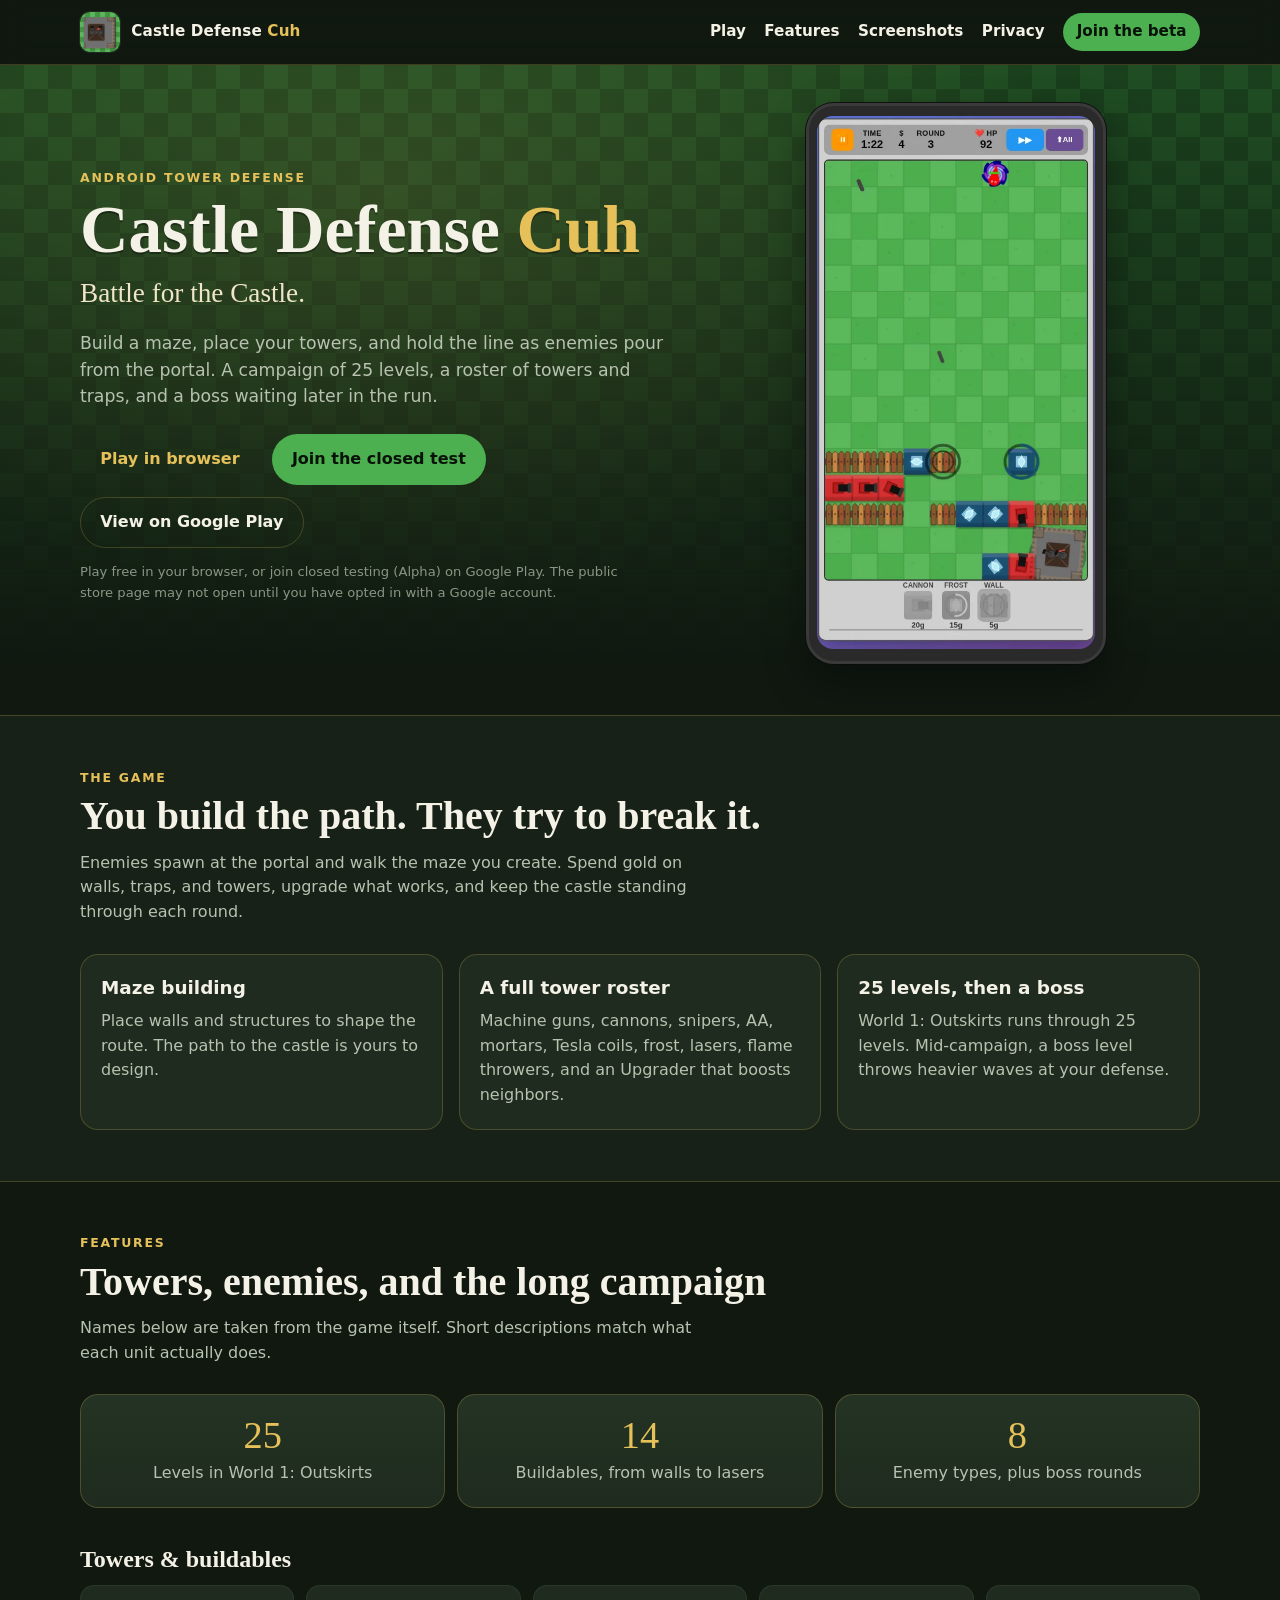
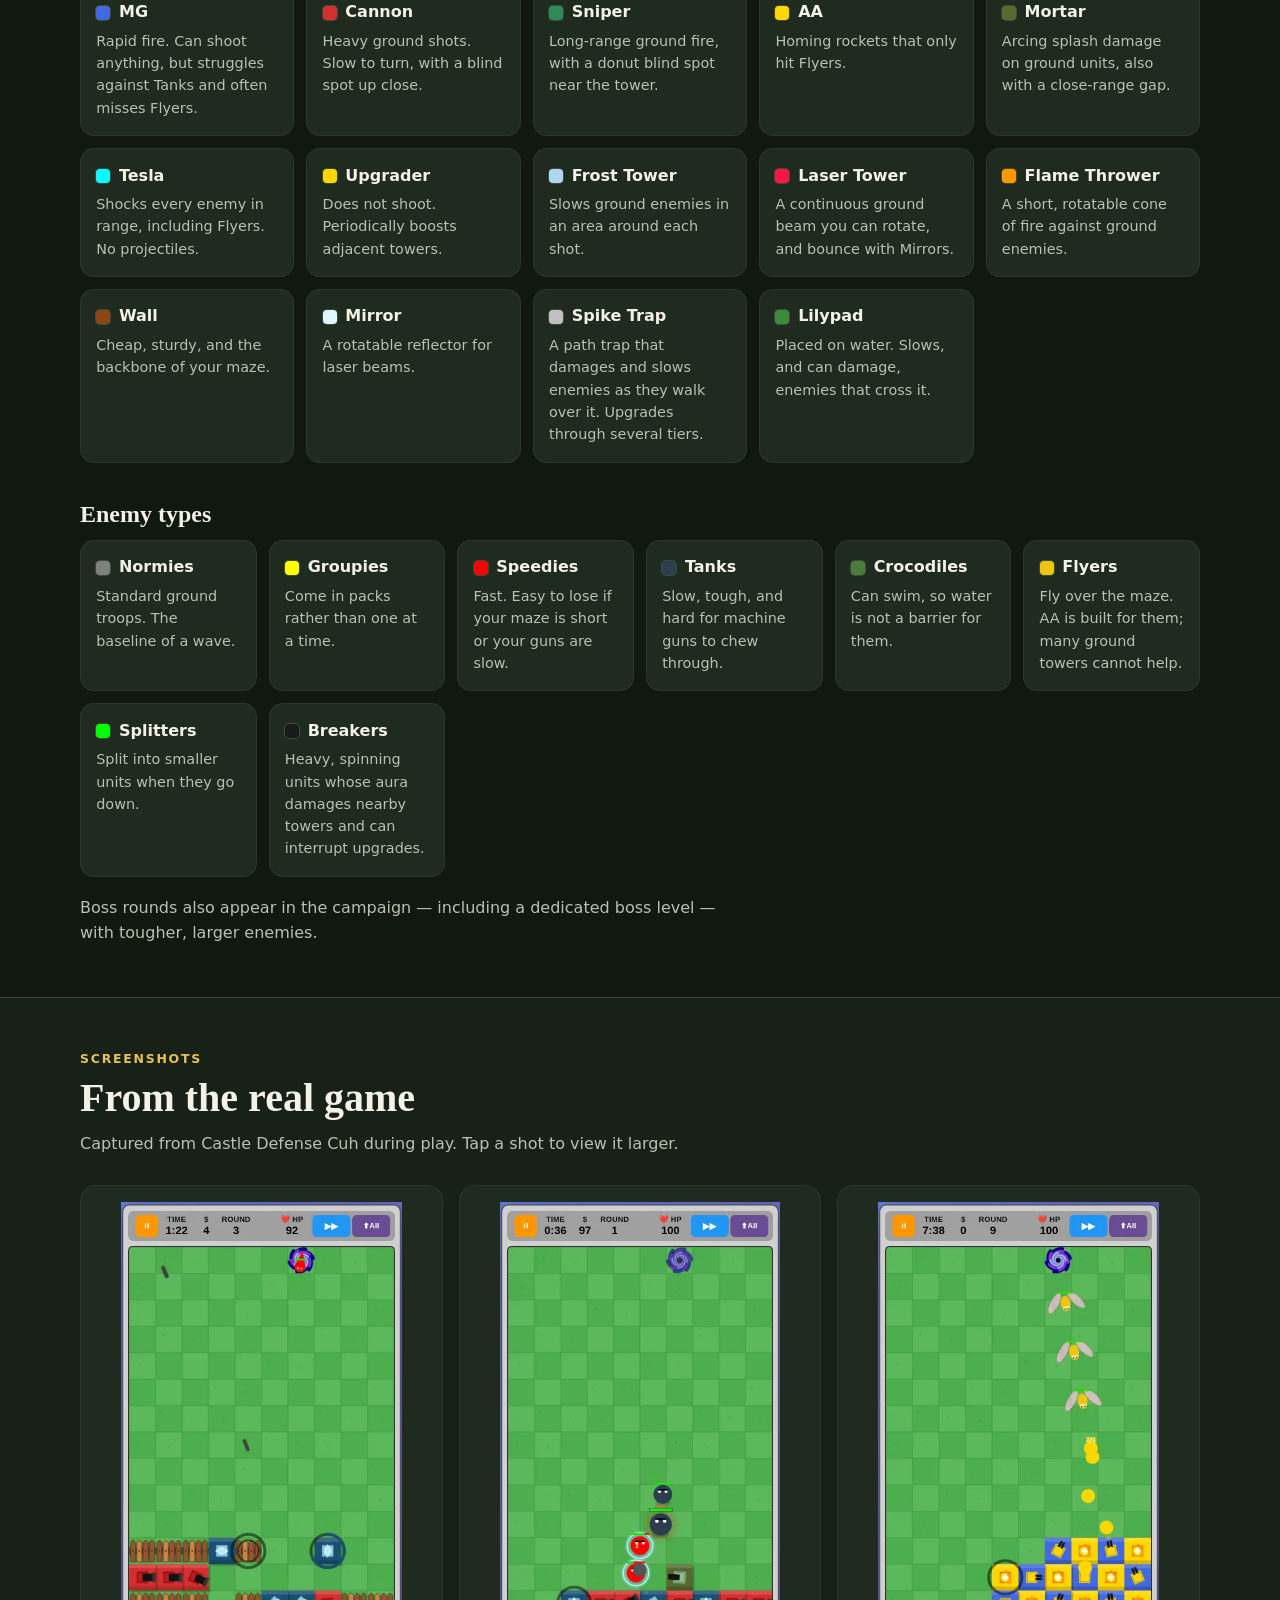
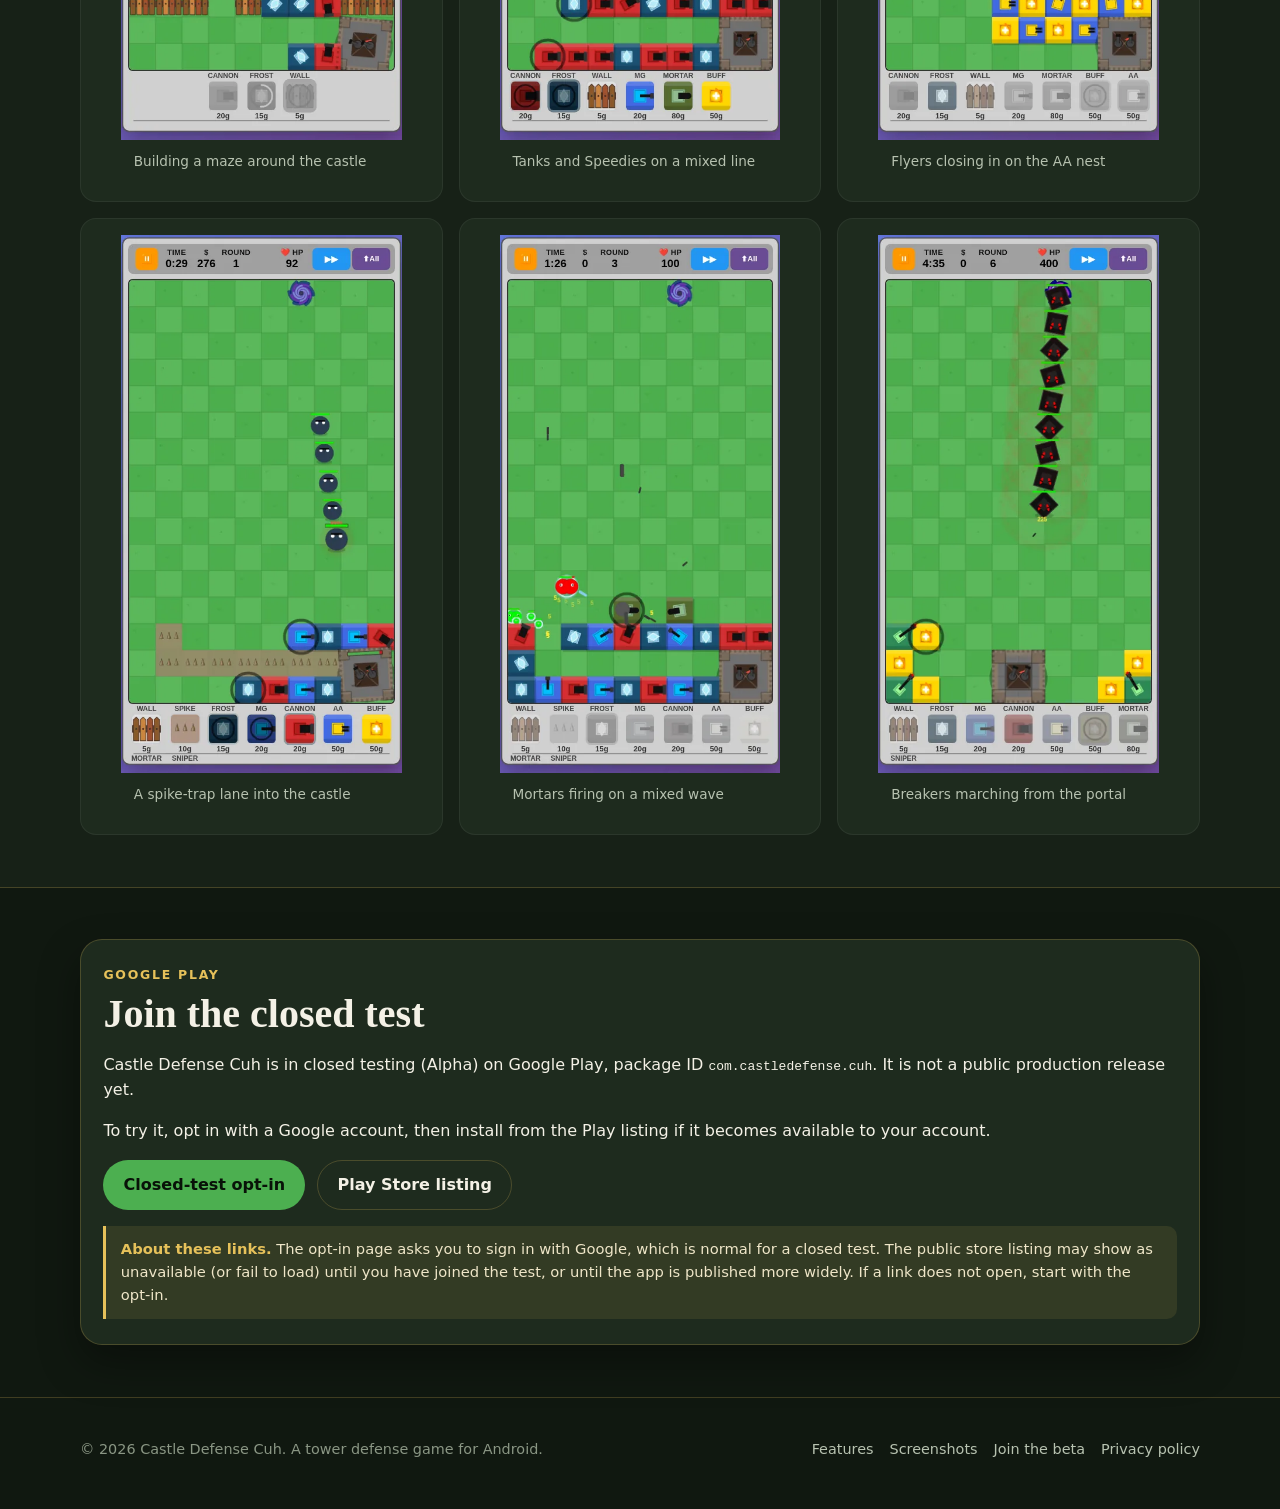
<file: about/index.html>
<!DOCTYPE html>
<html lang="en">
<head>
  <base href="../">
  <meta charset="utf-8">
  <meta name="viewport" content="width=device-width, initial-scale=1">
  <title>Castle Defense Cuh — Battle for the Castle</title>
  <meta name="description" content="Castle Defense Cuh is a maze-building tower defense game for Android. Build walls, place towers, and hold the castle across 25 levels. Closed testing is open on Google Play.">
  <meta name="theme-color" content="#101810">
  <link rel="icon" href="favicon.ico" sizes="any">
  <link rel="icon" type="image/png" sizes="32x32" href="favicon-32.png">
  <link rel="apple-touch-icon" href="apple-touch-icon.png">
  <meta property="og:title" content="Castle Defense Cuh">
  <meta property="og:description" content="Battle for the Castle. A maze-building tower defense game for Android, now in closed testing.">
  <meta property="og:image" content="logo.png">
  <meta property="og:type" content="website">
  <link rel="stylesheet" href="style.css">
</head>
<body>
  <a class="skip" href="about/#main">Skip to content</a>
  <header class="site-header">
    <div class="wrap header-inner">
      <a class="brand" href="about/">
        <img src="logo.png" width="40" height="40" alt="">
        <span class="brand-name">Castle Defense <span>Cuh</span></span>
      </a>
      <input type="checkbox" id="nav-toggle" class="nav-toggle" hidden>
      <label for="nav-toggle" class="nav-toggle-btn" aria-label="Menu">Menu</label>
      <nav class="nav" aria-label="Primary">
        <a href="play/">Play</a>
        <a href="about/#features">Features</a>
        <a href="about/#screenshots">Screenshots</a>
        <a href="privacy.html">Privacy</a>
        <a class="nav-cta" href="about/#beta">Join the beta</a>
      </nav>
    </div>
  </header>

  <main id="main">
    <section class="hero">
      <div class="wrap hero-grid">
        <div>
          <p class="eyebrow">Android tower defense</p>
          <h1>Castle Defense <em>Cuh</em></h1>
          <p class="tagline">Battle for the Castle.</p>
          <p class="lede">Build a maze, place your towers, and hold the line as enemies pour from the portal. A campaign of 25 levels, a roster of towers and traps, and a boss waiting later in the run.</p>
          <div class="cta-row">
            <a class="btn btn-play" href="play/">Play in browser</a>
            <a class="btn btn-primary" href="https://play.google.com/apps/testing/com.castledefense.cuh">Join the closed test</a>
            <a class="btn btn-ghost" href="https://play.google.com/store/apps/details?id=com.castledefense.cuh">View on Google Play</a>
          </div>
          <p class="fine-print">Play free in your browser, or join closed testing (Alpha) on Google Play. The public store page may not open until you have opted in with a Google account.</p>
        </div>
        <div class="phone" aria-hidden="false">
          <img src="01-maze.webp" alt="A game of Castle Defense Cuh: walls and towers form a maze around the castle as a countdown ticks." width="480" height="920">
        </div>
      </div>
    </section>

    <section class="pitch" id="about">
      <div class="wrap">
        <p class="section-kicker">The game</p>
        <h2>You build the path. They try to break it.</h2>
        <p class="section-intro">Enemies spawn at the portal and walk the maze you create. Spend gold on walls, traps, and towers, upgrade what works, and keep the castle standing through each round.</p>
        <div class="pitch-grid">
          <article class="pitch-card">
            <h3>Maze building</h3>
            <p>Place walls and structures to shape the route. The path to the castle is yours to design.</p>
          </article>
          <article class="pitch-card">
            <h3>A full tower roster</h3>
            <p>Machine guns, cannons, snipers, AA, mortars, Tesla coils, frost, lasers, flame throwers, and an Upgrader that boosts neighbors.</p>
          </article>
          <article class="pitch-card">
            <h3>25 levels, then a boss</h3>
            <p>World 1: Outskirts runs through 25 levels. Mid-campaign, a boss level throws heavier waves at your defense.</p>
          </article>
        </div>
      </div>
    </section>

    <section id="features">
      <div class="wrap">
        <p class="section-kicker">Features</p>
        <h2>Towers, enemies, and the long campaign</h2>
        <p class="section-intro">Names below are taken from the game itself. Short descriptions match what each unit actually does.</p>

        <div class="highlight-row">
          <div class="highlight"><span class="num">25</span><p>Levels in World 1: Outskirts</p></div>
          <div class="highlight"><span class="num">14</span><p>Buildables, from walls to lasers</p></div>
          <div class="highlight"><span class="num">8</span><p>Enemy types, plus boss rounds</p></div>
        </div>

        <div class="feature-block">
          <h2 style="font-size:1.5rem;margin-top:2.4rem;">Towers &amp; buildables</h2>
          <div class="card-grid towers">
            <article class="card"><h3><span class="swatch" style="background:#4169E1"></span>MG</h3><p>Rapid fire. Can shoot anything, but struggles against Tanks and often misses Flyers.</p></article>
            <article class="card"><h3><span class="swatch" style="background:#D32F2F"></span>Cannon</h3><p>Heavy ground shots. Slow to turn, with a blind spot up close.</p></article>
            <article class="card"><h3><span class="swatch" style="background:#2E8B57"></span>Sniper</h3><p>Long-range ground fire, with a donut blind spot near the tower.</p></article>
            <article class="card"><h3><span class="swatch" style="background:#FFD700"></span>AA</h3><p>Homing rockets that only hit Flyers.</p></article>
            <article class="card"><h3><span class="swatch" style="background:#556B2F"></span>Mortar</h3><p>Arcing splash damage on ground units, also with a close-range gap.</p></article>
            <article class="card"><h3><span class="swatch" style="background:#00FFFF"></span>Tesla</h3><p>Shocks every enemy in range, including Flyers. No projectiles.</p></article>
            <article class="card"><h3><span class="swatch" style="background:#FFD700"></span>Upgrader</h3><p>Does not shoot. Periodically boosts adjacent towers.</p></article>
            <article class="card"><h3><span class="swatch" style="background:#AED6F1"></span>Frost Tower</h3><p>Slows ground enemies in an area around each shot.</p></article>
            <article class="card"><h3><span class="swatch" style="background:#FF1744"></span>Laser Tower</h3><p>A continuous ground beam you can rotate, and bounce with Mirrors.</p></article>
            <article class="card"><h3><span class="swatch" style="background:#FF9800"></span>Flame Thrower</h3><p>A short, rotatable cone of fire against ground enemies.</p></article>
            <article class="card"><h3><span class="swatch" style="background:#8B4513"></span>Wall</h3><p>Cheap, sturdy, and the backbone of your maze.</p></article>
            <article class="card"><h3><span class="swatch" style="background:#E0F7FF"></span>Mirror</h3><p>A rotatable reflector for laser beams.</p></article>
            <article class="card"><h3><span class="swatch" style="background:#C0C0C0"></span>Spike Trap</h3><p>A path trap that damages and slows enemies as they walk over it. Upgrades through several tiers.</p></article>
            <article class="card"><h3><span class="swatch" style="background:#3A8B3A"></span>Lilypad</h3><p>Placed on water. Slows, and can damage, enemies that cross it.</p></article>
          </div>
        </div>

        <div class="feature-block">
          <h2 style="font-size:1.5rem;">Enemy types</h2>
          <div class="card-grid">
            <article class="card"><h3><span class="swatch" style="background:#808080"></span>Normies</h3><p>Standard ground troops. The baseline of a wave.</p></article>
            <article class="card"><h3><span class="swatch" style="background:#FFFF00"></span>Groupies</h3><p>Come in packs rather than one at a time.</p></article>
            <article class="card"><h3><span class="swatch" style="background:#FF0000"></span>Speedies</h3><p>Fast. Easy to lose if your maze is short or your guns are slow.</p></article>
            <article class="card"><h3><span class="swatch" style="background:#2C3E50"></span>Tanks</h3><p>Slow, tough, and hard for machine guns to chew through.</p></article>
            <article class="card"><h3><span class="swatch" style="background:#4A7C3A"></span>Crocodiles</h3><p>Can swim, so water is not a barrier for them.</p></article>
            <article class="card"><h3><span class="swatch" style="background:#F1C40F"></span>Flyers</h3><p>Fly over the maze. AA is built for them; many ground towers cannot help.</p></article>
            <article class="card"><h3><span class="swatch" style="background:#00FF00"></span>Splitters</h3><p>Split into smaller units when they go down.</p></article>
            <article class="card"><h3><span class="swatch" style="background:#1A1A1A"></span>Breakers</h3><p>Heavy, spinning units whose aura damages nearby towers and can interrupt upgrades.</p></article>
          </div>
          <p class="section-intro" style="margin-top:1.2rem;margin-bottom:0;">Boss rounds also appear in the campaign — including a dedicated boss level — with tougher, larger enemies.</p>
        </div>
      </div>
    </section>

    <section class="gallery" id="screenshots">
      <div class="wrap">
        <p class="section-kicker">Screenshots</p>
        <h2>From the real game</h2>
        <p class="section-intro">Captured from Castle Defense Cuh during play. Tap a shot to view it larger.</p>
        <div class="shots">
          <a class="shot" href="about/#shot-maze">
            <figure>
              <img src="01-maze.webp" alt="Walls, cannons, and frost towers forming a maze in front of the castle." width="480" height="920">
              <figcaption>Building a maze around the castle</figcaption>
            </figure>
          </a>
          <a class="shot" href="about/#shot-combat">
            <figure>
              <img src="02-combat.webp" alt="Tanks and Speedies hitting a mixed line of cannons, frost towers, machine guns, and mortars." width="480" height="920">
              <figcaption>Tanks and Speedies on a mixed line</figcaption>
            </figure>
          </a>
          <a class="shot" href="about/#shot-flyers">
            <figure>
              <img src="03-flyers.webp" alt="Yellow Flyers approaching a cluster of AA guns and Upgraders around the castle." width="480" height="920">
              <figcaption>Flyers closing in on the AA nest</figcaption>
            </figure>
          </a>
          <a class="shot" href="about/#shot-spikes">
            <figure>
              <img src="04-spikes.webp" alt="A long lane of spike traps leading into towers packed around the castle." width="480" height="920">
              <figcaption>A spike-trap lane into the castle</figcaption>
            </figure>
          </a>
          <a class="shot" href="about/#shot-mortar">
            <figure>
              <img src="05-mortar.webp" alt="Mortars firing on a mixed wave of ground enemies in front of a dense tower line." width="480" height="920">
              <figcaption>Mortars firing on a mixed wave</figcaption>
            </figure>
          </a>
          <a class="shot" href="about/#shot-breakers">
            <figure>
              <img src="06-breakers.webp" alt="A column of spinning black Breakers with red eyes marching from the portal toward the castle." width="480" height="920">
              <figcaption>Breakers marching from the portal</figcaption>
            </figure>
          </a>
        </div>
      </div>
    </section>

    <div id="shot-maze" class="lightbox"><a class="close" href="about/#screenshots" aria-label="Close">×</a><img src="01-maze.webp" alt="Walls, cannons, and frost towers forming a maze in front of the castle."></div>
    <div id="shot-combat" class="lightbox"><a class="close" href="about/#screenshots" aria-label="Close">×</a><img src="02-combat.webp" alt="Tanks and Speedies hitting a mixed defensive line."></div>
    <div id="shot-flyers" class="lightbox"><a class="close" href="about/#screenshots" aria-label="Close">×</a><img src="03-flyers.webp" alt="Flyers approaching a cluster of AA guns."></div>
    <div id="shot-spikes" class="lightbox"><a class="close" href="about/#screenshots" aria-label="Close">×</a><img src="04-spikes.webp" alt="A lane of spike traps leading into the castle."></div>
    <div id="shot-mortar" class="lightbox"><a class="close" href="about/#screenshots" aria-label="Close">×</a><img src="05-mortar.webp" alt="Mortars firing on a mixed wave."></div>
    <div id="shot-breakers" class="lightbox"><a class="close" href="about/#screenshots" aria-label="Close">×</a><img src="06-breakers.webp" alt="Breakers marching from the portal toward the castle."></div>

    <section id="beta">
      <div class="wrap">
        <div class="beta-box">
          <p class="section-kicker">Google Play</p>
          <h2>Join the closed test</h2>
          <p>Castle Defense Cuh is in closed testing (Alpha) on Google Play, package ID <code>com.castledefense.cuh</code>. It is not a public production release yet.</p>
          <p>To try it, opt in with a Google account, then install from the Play listing if it becomes available to your account.</p>
          <div class="cta-row">
            <a class="btn btn-primary" href="https://play.google.com/apps/testing/com.castledefense.cuh">Closed-test opt-in</a>
            <a class="btn btn-ghost" href="https://play.google.com/store/apps/details?id=com.castledefense.cuh">Play Store listing</a>
          </div>
          <p class="note"><strong>About these links.</strong> The opt-in page asks you to sign in with Google, which is normal for a closed test. The public store listing may show as unavailable (or fail to load) until you have joined the test, or until the app is published more widely. If a link does not open, start with the opt-in.</p>
        </div>
      </div>
    </section>
  </main>

  <footer class="site-footer">
    <div class="wrap footer-inner">
      <p>© 2026 Castle Defense Cuh. A tower defense game for Android.</p>
      <div class="footer-links">
        <a href="about/#features">Features</a>
        <a href="about/#screenshots">Screenshots</a>
        <a href="about/#beta">Join the beta</a>
        <a href="privacy.html">Privacy policy</a>
      </div>
    </div>
  </footer>
  <script src="main.js" defer></script>
</body>
</html>
</file>
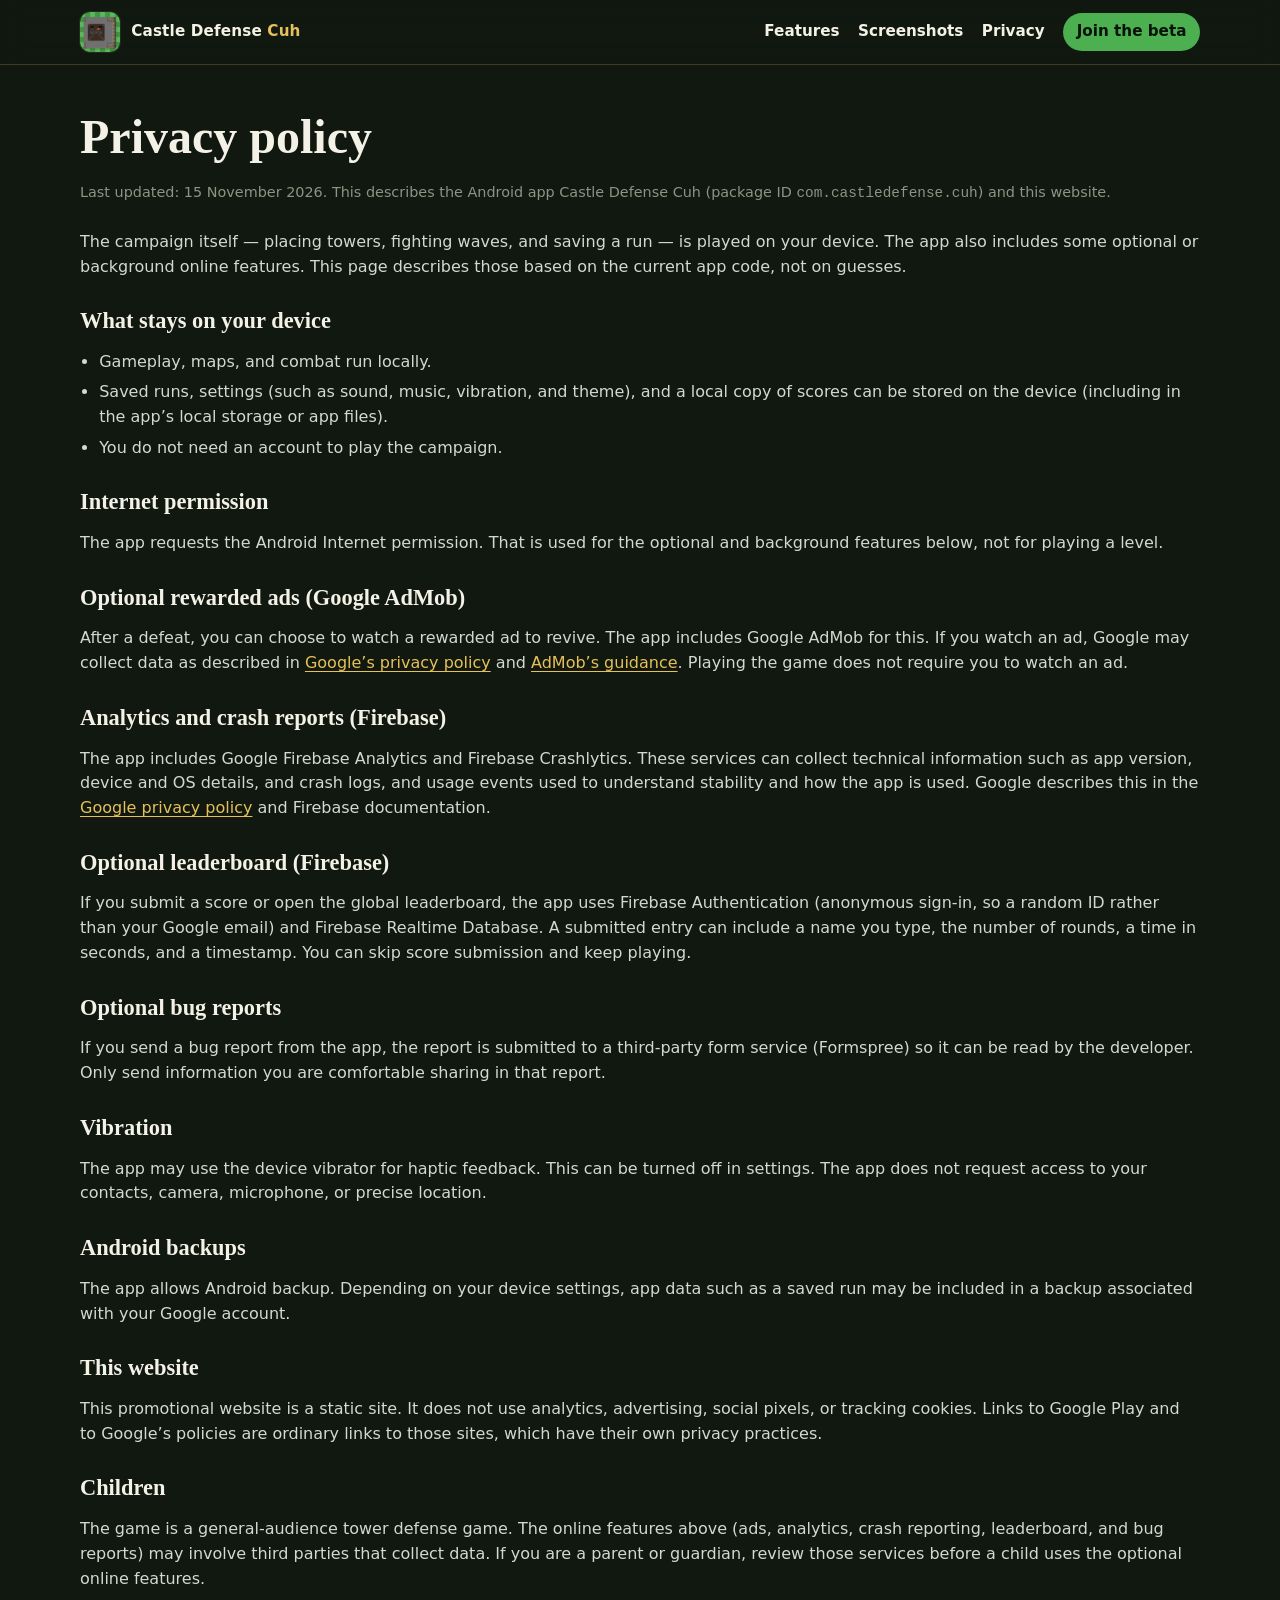
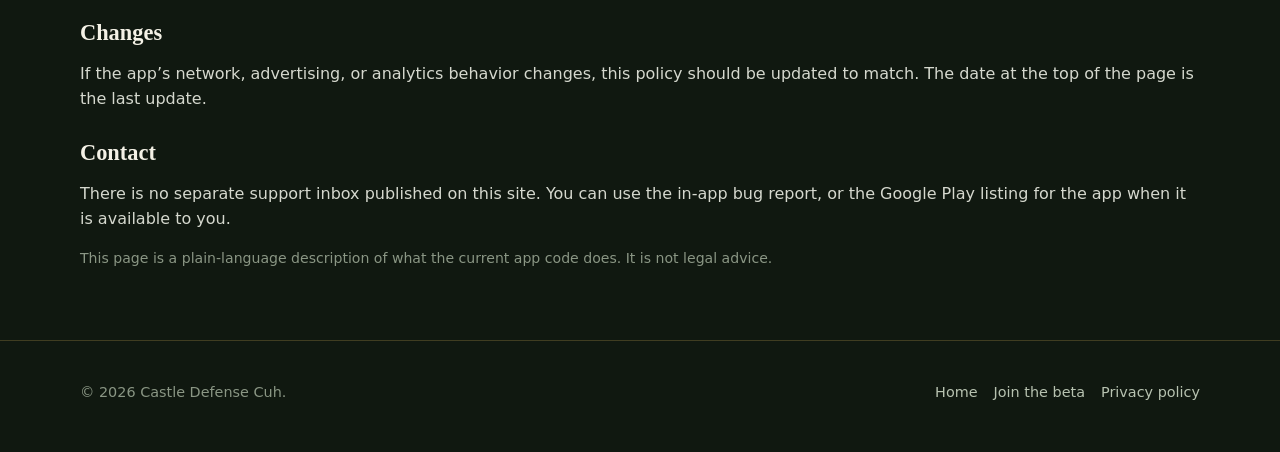
<file: privacy.html>
<!DOCTYPE html>
<html lang="en">
<head>
  <meta charset="utf-8">
  <meta name="viewport" content="width=device-width, initial-scale=1">
  <title>Privacy policy — Castle Defense Cuh</title>
  <meta name="description" content="Privacy policy for Castle Defense Cuh, the Android tower defense game.">
  <meta name="theme-color" content="#101810">
  <link rel="icon" href="favicon.ico" sizes="any">
  <link rel="icon" type="image/png" sizes="32x32" href="favicon-32.png">
  <link rel="apple-touch-icon" href="apple-touch-icon.png">
  <link rel="stylesheet" href="style.css">
</head>
<body>
  <a class="skip" href="#main">Skip to content</a>
  <header class="site-header">
    <div class="wrap header-inner">
      <a class="brand" href="about/">
        <img src="logo.png" width="40" height="40" alt="">
        <span class="brand-name">Castle Defense <span>Cuh</span></span>
      </a>
      <input type="checkbox" id="nav-toggle" class="nav-toggle" hidden>
      <label for="nav-toggle" class="nav-toggle-btn" aria-label="Menu">Menu</label>
      <nav class="nav" aria-label="Primary">
        <a href="about/#features">Features</a>
        <a href="about/#screenshots">Screenshots</a>
        <a href="privacy.html">Privacy</a>
        <a class="nav-cta" href="about/#beta">Join the beta</a>
      </nav>
    </div>
  </header>

  <main id="main" class="page-body">
    <div class="wrap">
      <h1>Privacy policy</h1>
      <p class="updated">Last updated: 15 November 2026. This describes the Android app Castle Defense Cuh (package ID <code>com.castledefense.cuh</code>) and this website.</p>

      <p>The campaign itself — placing towers, fighting waves, and saving a run — is played on your device. The app also includes some optional or background online features. This page describes those based on the current app code, not on guesses.</p>

      <h2>What stays on your device</h2>
      <ul>
        <li>Gameplay, maps, and combat run locally.</li>
        <li>Saved runs, settings (such as sound, music, vibration, and theme), and a local copy of scores can be stored on the device (including in the app’s local storage or app files).</li>
        <li>You do not need an account to play the campaign.</li>
      </ul>

      <h2>Internet permission</h2>
      <p>The app requests the Android Internet permission. That is used for the optional and background features below, not for playing a level.</p>

      <h2>Optional rewarded ads (Google AdMob)</h2>
      <p>After a defeat, you can choose to watch a rewarded ad to revive. The app includes Google AdMob for this. If you watch an ad, Google may collect data as described in <a href="https://policies.google.com/privacy">Google’s privacy policy</a> and <a href="https://support.google.com/admob/answer/6128543">AdMob’s guidance</a>. Playing the game does not require you to watch an ad.</p>

      <h2>Analytics and crash reports (Firebase)</h2>
      <p>The app includes Google Firebase Analytics and Firebase Crashlytics. These services can collect technical information such as app version, device and OS details, and crash logs, and usage events used to understand stability and how the app is used. Google describes this in the <a href="https://policies.google.com/privacy">Google privacy policy</a> and Firebase documentation.</p>

      <h2>Optional leaderboard (Firebase)</h2>
      <p>If you submit a score or open the global leaderboard, the app uses Firebase Authentication (anonymous sign-in, so a random ID rather than your Google email) and Firebase Realtime Database. A submitted entry can include a name you type, the number of rounds, a time in seconds, and a timestamp. You can skip score submission and keep playing.</p>

      <h2>Optional bug reports</h2>
      <p>If you send a bug report from the app, the report is submitted to a third-party form service (Formspree) so it can be read by the developer. Only send information you are comfortable sharing in that report.</p>

      <h2>Vibration</h2>
      <p>The app may use the device vibrator for haptic feedback. This can be turned off in settings. The app does not request access to your contacts, camera, microphone, or precise location.</p>

      <h2>Android backups</h2>
      <p>The app allows Android backup. Depending on your device settings, app data such as a saved run may be included in a backup associated with your Google account.</p>

      <h2>This website</h2>
      <p>This promotional website is a static site. It does not use analytics, advertising, social pixels, or tracking cookies. Links to Google Play and to Google’s policies are ordinary links to those sites, which have their own privacy practices.</p>

      <h2>Children</h2>
      <p>The game is a general-audience tower defense game. The online features above (ads, analytics, crash reporting, leaderboard, and bug reports) may involve third parties that collect data. If you are a parent or guardian, review those services before a child uses the optional online features.</p>

      <h2>Changes</h2>
      <p>If the app’s network, advertising, or analytics behavior changes, this policy should be updated to match. The date at the top of the page is the last update.</p>

      <h2>Contact</h2>
      <p>There is no separate support inbox published on this site. You can use the in-app bug report, or the Google Play listing for the app when it is available to you.</p>

      <p class="legal-note">This page is a plain-language description of what the current app code does. It is not legal advice.</p>
    </div>
  </main>

  <footer class="site-footer">
    <div class="wrap footer-inner">
      <p>© 2026 Castle Defense Cuh.</p>
      <div class="footer-links">
        <a href="about/">Home</a>
        <a href="about/#beta">Join the beta</a>
        <a href="privacy.html">Privacy policy</a>
      </div>
    </div>
  </footer>
</body>
</html>
</file>
<file: style.css>
/* Castle Defense Cuh — promo site
   No webfonts, no trackers, no third-party requests. */

:root {
  --bg: #101810;
  --bg-soft: #172117;
  --panel: #1e2b1e;
  --panel-2: #243324;
  --ink: #f4f1e6;
  --muted: #b7c2b0;
  --faint: #8a9684;
  --gold: #e6c15a;
  --gold-dim: #c9a243;
  --grass: #4caf50;
  --grass-2: #3d8b40;
  --line: rgba(230, 193, 90, 0.22);
  --danger: #c4453c;
  --max: 1120px;
  --radius: 18px;
  --shadow: 0 18px 40px rgba(0, 0, 0, 0.35);
  --font: "Segoe UI", system-ui, -apple-system, Roboto, Ubuntu, Cantarell, "Noto Sans", sans-serif;
  --display: Georgia, "Palatino Linotype", Palatino, "Book Antiqua", "Times New Roman", serif;
}

*, *::before, *::after { box-sizing: border-box; }
html { scroll-behavior: smooth; }
@media (prefers-reduced-motion: reduce) {
  html { scroll-behavior: auto; }
  *, *::before, *::after { animation: none !important; transition: none !important; }
}

body {
  margin: 0;
  font-family: var(--font);
  background: var(--bg);
  color: var(--ink);
  line-height: 1.55;
  -webkit-font-smoothing: antialiased;
  text-rendering: optimizeLegibility;
}

img { max-width: 100%; height: auto; display: block; }
a { color: var(--gold); text-underline-offset: 3px; }
a:hover { color: #ffe08a; }
:focus-visible { outline: 2px solid var(--gold); outline-offset: 3px; }

.wrap {
  width: min(100% - 2rem, var(--max));
  margin-inline: auto;
}

/* ----- header ----- */
.site-header {
  position: sticky;
  top: 0;
  z-index: 40;
  background: color-mix(in srgb, var(--bg) 88%, transparent);
  backdrop-filter: blur(12px);
  border-bottom: 1px solid var(--line);
}
.header-inner {
  display: flex;
  align-items: center;
  justify-content: space-between;
  gap: 1rem;
  min-height: 4rem;
}
.brand {
  display: flex;
  align-items: center;
  gap: 0.7rem;
  color: inherit;
  text-decoration: none;
  font-weight: 700;
  letter-spacing: 0.01em;
}
.brand img {
  width: 40px;
  height: 40px;
  border-radius: 10px;
  box-shadow: 0 0 0 1px rgba(255,255,255,0.08);
}
.brand-name { font-size: 0.95rem; }
.brand-name span { color: var(--gold); }

.nav-toggle {
  display: none;
}
.nav-toggle-btn {
  display: none;
  background: var(--panel);
  color: var(--ink);
  border: 1px solid var(--line);
  border-radius: 10px;
  padding: 0.45rem 0.7rem;
  font: inherit;
  cursor: pointer;
}
.nav {
  display: flex;
  gap: 0.2rem 1.15rem;
  align-items: center;
  flex-wrap: wrap;
}
.nav a {
  color: var(--ink);
  text-decoration: none;
  font-size: 0.95rem;
  font-weight: 600;
  padding: 0.3rem 0;
}
.nav a:hover { color: var(--gold); }
.nav .nav-cta {
  background: var(--grass);
  color: #081208;
  padding: 0.45rem 0.85rem;
  border-radius: 999px;
  text-decoration: none;
}
.nav .nav-cta:hover { background: var(--grass-2); color: #fff; }

@media (max-width: 760px) {
  .nav-toggle-btn { display: inline-flex; }
  .nav {
    display: none;
    position: absolute;
    left: 0; right: 0;
    top: 100%;
    flex-direction: column;
    align-items: stretch;
    gap: 0;
    background: var(--bg-soft);
    border-bottom: 1px solid var(--line);
    padding: 0.5rem 1rem 1rem;
  }
  .nav-toggle:checked ~ .nav { display: flex; }
  .nav a { padding: 0.7rem 0.2rem; border-bottom: 1px solid rgba(255,255,255,0.06); }
  .nav .nav-cta { margin-top: 0.5rem; text-align: center; }
  .header-inner { position: relative; }
}

/* ----- hero ----- */
.hero {
  position: relative;
  overflow: hidden;
  padding: 2.4rem 0 3.2rem;
  background:
    linear-gradient(180deg, rgba(16,24,16,0.2), var(--bg) 92%),
    repeating-conic-gradient(#245c28 0% 25%, #1c4a20 0% 50%) 0 0 / 48px 48px;
}
.hero::before {
  content: "";
  position: absolute;
  inset: 0;
  background: radial-gradient(ellipse at 30% 20%, rgba(230,193,90,0.12), transparent 55%);
  pointer-events: none;
}
.hero-grid {
  position: relative;
  display: grid;
  gap: 2.2rem;
  align-items: center;
}
@media (min-width: 840px) {
  .hero-grid { grid-template-columns: 1.1fr 0.9fr; }
}
.eyebrow {
  display: inline-block;
  font-size: 0.78rem;
  font-weight: 700;
  letter-spacing: 0.14em;
  text-transform: uppercase;
  color: var(--gold);
  margin: 0 0 0.7rem;
}
.hero h1 {
  font-family: var(--display);
  font-size: clamp(2.4rem, 7vw, 4.2rem);
  line-height: 0.95;
  margin: 0 0 0.6rem;
  font-weight: 700;
  text-shadow: 0 2px 0 rgba(0,0,0,0.35);
}
.hero h1 em {
  font-style: normal;
  color: var(--gold);
}
.tagline {
  font-family: var(--display);
  font-size: clamp(1.25rem, 3vw, 1.7rem);
  color: #efe6c8;
  margin: 0 0 1rem;
}
.lede {
  font-size: 1.08rem;
  color: var(--muted);
  max-width: 38rem;
  margin: 0 0 1.5rem;
}
.cta-row {
  display: flex;
  flex-wrap: wrap;
  gap: 0.75rem;
  margin-bottom: 0.9rem;
}
.btn {
  display: inline-flex;
  align-items: center;
  justify-content: center;
  gap: 0.45rem;
  font: inherit;
  font-weight: 700;
  text-decoration: none;
  border-radius: 999px;
  padding: 0.75rem 1.2rem;
  border: 1px solid transparent;
  cursor: pointer;
}
.btn-primary { background: var(--grass); color: #081208; }
.btn-primary:hover { background: #5cbf60; color: #081208; }
.btn-ghost {
  background: transparent;
  color: var(--ink);
  border-color: var(--line);
}
.btn-ghost:hover { border-color: var(--gold); color: var(--gold); }
.fine-print {
  font-size: 0.82rem;
  color: var(--faint);
  max-width: 34rem;
  margin: 0;
}

/* phone frame around screenshots */
.phone {
  width: min(100%, 300px);
  margin: 0 auto;
  background: #2a2a2a;
  border: 3px solid #3a3a3a;
  border-radius: 28px;
  padding: 10px 8px 12px;
  box-shadow: var(--shadow), 0 0 0 1px #111;
  position: relative;
}
.phone img {
  width: 100%;
  border-radius: 16px;
  background: #d0d0d0;
}

/* ----- sections ----- */
section { padding: 3.2rem 0; }
.section-kicker {
  color: var(--gold);
  font-size: 0.78rem;
  font-weight: 700;
  letter-spacing: 0.14em;
  text-transform: uppercase;
  margin: 0 0 0.4rem;
}
h2 {
  font-family: var(--display);
  font-size: clamp(1.8rem, 4vw, 2.5rem);
  margin: 0 0 0.7rem;
  line-height: 1.15;
}
.section-intro {
  color: var(--muted);
  max-width: 40rem;
  margin: 0 0 1.8rem;
}

.pitch {
  background: var(--bg-soft);
  border-top: 1px solid var(--line);
  border-bottom: 1px solid var(--line);
}
.pitch-grid {
  display: grid;
  gap: 1rem;
}
@media (min-width: 700px) {
  .pitch-grid { grid-template-columns: repeat(3, 1fr); }
}
.pitch-card {
  background: var(--panel);
  border: 1px solid var(--line);
  border-radius: var(--radius);
  padding: 1.2rem 1.25rem 1.3rem;
}
.pitch-card h3 {
  margin: 0 0 0.4rem;
  font-size: 1.15rem;
}
.pitch-card p { margin: 0; color: var(--muted); }

/* feature chips / lists */
.feature-block + .feature-block { margin-top: 2.4rem; }
.card-grid {
  display: grid;
  gap: 0.75rem;
  grid-template-columns: repeat(auto-fill, minmax(160px, 1fr));
}
@media (min-width: 700px) {
  .card-grid.towers { grid-template-columns: repeat(auto-fill, minmax(200px, 1fr)); }
}
.card {
  background: var(--panel);
  border: 1px solid rgba(255,255,255,0.06);
  border-radius: 14px;
  padding: 0.9rem 0.95rem 1rem;
  min-height: 100%;
}
.card .swatch {
  width: 14px;
  height: 14px;
  border-radius: 4px;
  display: inline-block;
  margin-right: 0.4rem;
  vertical-align: middle;
  box-shadow: 0 0 0 1px rgba(255,255,255,0.15);
}
.card h3 {
  margin: 0 0 0.3rem;
  font-size: 1rem;
  display: flex;
  align-items: center;
  gap: 0.15rem;
}
.card p { margin: 0; color: var(--muted); font-size: 0.9rem; }

.highlight-row {
  display: grid;
  gap: 0.75rem;
}
@media (min-width: 640px) {
  .highlight-row { grid-template-columns: repeat(3, 1fr); }
}
.highlight {
  background: linear-gradient(180deg, var(--panel-2), var(--panel));
  border: 1px solid var(--line);
  border-radius: var(--radius);
  padding: 1.3rem 1.2rem;
  text-align: center;
}
.highlight .num {
  font-family: var(--display);
  font-size: 2.4rem;
  color: var(--gold);
  line-height: 1;
  display: block;
}
.highlight p { margin: 0.4rem 0 0; color: var(--muted); }

/* ----- gallery ----- */
.gallery { background: var(--bg-soft); border-top: 1px solid var(--line); border-bottom: 1px solid var(--line); }
.shots {
  display: grid;
  gap: 1rem;
  grid-template-columns: repeat(2, 1fr);
}
@media (min-width: 800px) {
  .shots { grid-template-columns: repeat(3, 1fr); }
}
.shot {
  display: block;
  color: inherit;
  text-decoration: none;
  background: var(--panel);
  border-radius: 16px;
  overflow: hidden;
  border: 1px solid rgba(255,255,255,0.06);
  transition: transform 0.15s ease, border-color 0.15s ease;
}
.shot:hover { transform: translateY(-3px); border-color: var(--gold); }
.shot img { width: 100%; aspect-ratio: 480 / 920; object-fit: cover; object-position: top; background: #d0d0d0; }
.shot figcaption {
  padding: 0.65rem 0.8rem 0.85rem;
  font-size: 0.85rem;
  color: var(--muted);
}

/* lightbox via :target, no JS required */
.lightbox {
  display: none;
  position: fixed;
  inset: 0;
  z-index: 80;
  background: rgba(0,0,0,0.88);
  padding: 1rem;
  overflow: auto;
  align-items: center;
  justify-content: center;
}
.lightbox:target { display: flex; }
.lightbox img {
  max-height: min(92vh, 1100px);
  width: auto;
  max-width: min(92vw, 480px);
  margin: auto;
  border-radius: 16px;
  box-shadow: var(--shadow);
}
.lightbox .close {
  position: absolute;
  top: 0.8rem;
  right: 1rem;
  color: #fff;
  font-size: 1.6rem;
  text-decoration: none;
  line-height: 1;
  padding: 0.3rem 0.5rem;
}

/* ----- beta ----- */
.beta-box {
  background: var(--panel);
  border: 1px solid var(--line);
  border-radius: 22px;
  padding: 1.6rem 1.4rem;
  box-shadow: var(--shadow);
}
.beta-box h2 { margin-bottom: 0.5rem; }
.note {
  background: rgba(230, 193, 90, 0.1);
  border-left: 3px solid var(--gold);
  padding: 0.75rem 0.9rem;
  border-radius: 0 10px 10px 0;
  color: #efe6c8;
  margin: 1rem 0 0;
  font-size: 0.92rem;
}
.note strong { color: var(--gold); }

/* ----- footer / privacy typography ----- */
.site-footer {
  border-top: 1px solid var(--line);
  padding: 1.6rem 0 2.2rem;
  color: var(--faint);
  font-size: 0.9rem;
}
.footer-inner {
  display: flex;
  flex-wrap: wrap;
  gap: 0.6rem 1.4rem;
  justify-content: space-between;
  align-items: center;
}
.footer-links { display: flex; gap: 1rem; flex-wrap: wrap; }
.footer-links a { color: var(--muted); text-decoration: none; }
.footer-links a:hover { color: var(--gold); }

.page-body { padding: 2.2rem 0 3.5rem; }
.page-body h1 {
  font-family: var(--display);
  font-size: clamp(2rem, 5vw, 3rem);
  margin: 0 0 0.4rem;
}
.page-body .updated { color: var(--faint); margin: 0 0 1.6rem; font-size: 0.9rem; }
.page-body h2 { font-size: 1.4rem; margin: 1.8rem 0 0.5rem; }
.page-body p, .page-body li { color: #d5d8ce; }
.page-body ul { padding-left: 1.2rem; }
.page-body li { margin: 0.35rem 0; }
.page-body .legal-note { color: var(--faint); font-size: 0.88rem; }

.skip {
  position: absolute;
  left: -999px;
  top: 0;
  background: var(--gold);
  color: #111;
  padding: 0.5rem 0.8rem;
  z-index: 100;
}
.skip:focus { left: 0.5rem; top: 0.5rem; }
</file>
